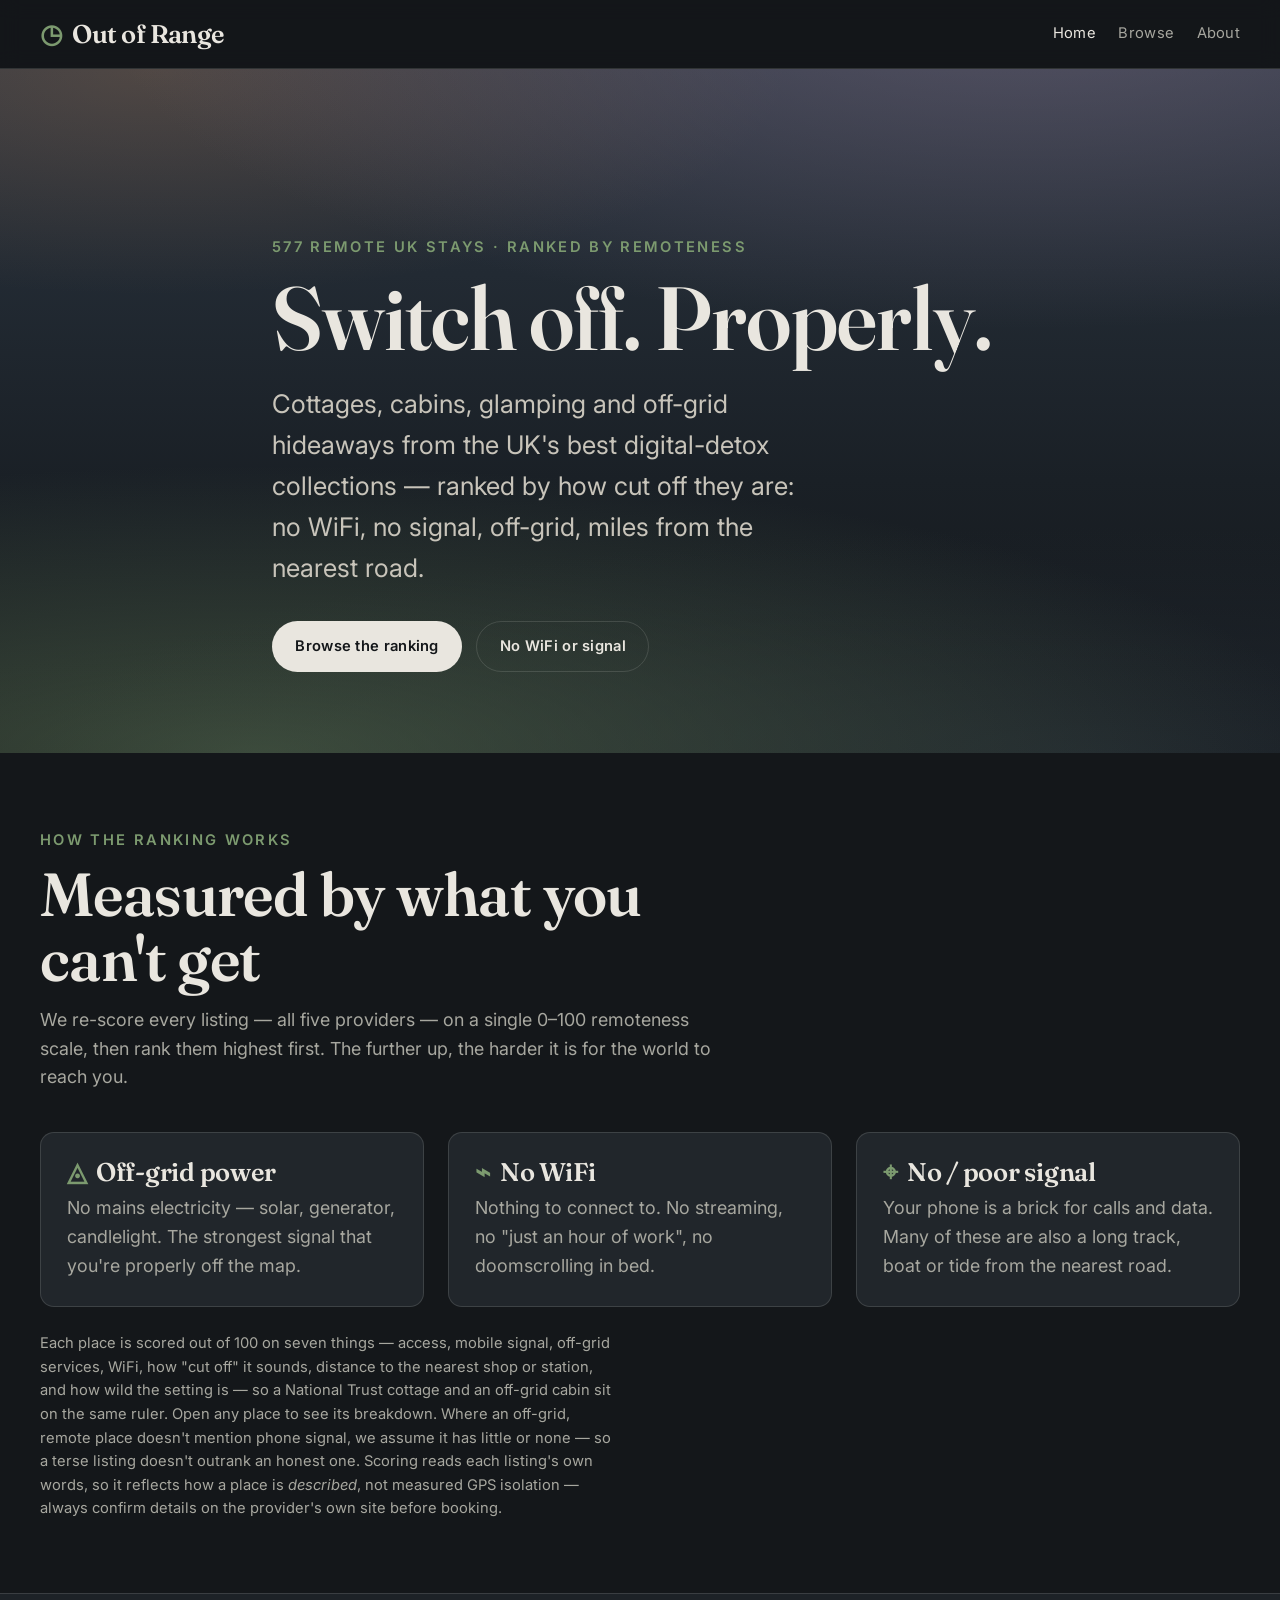
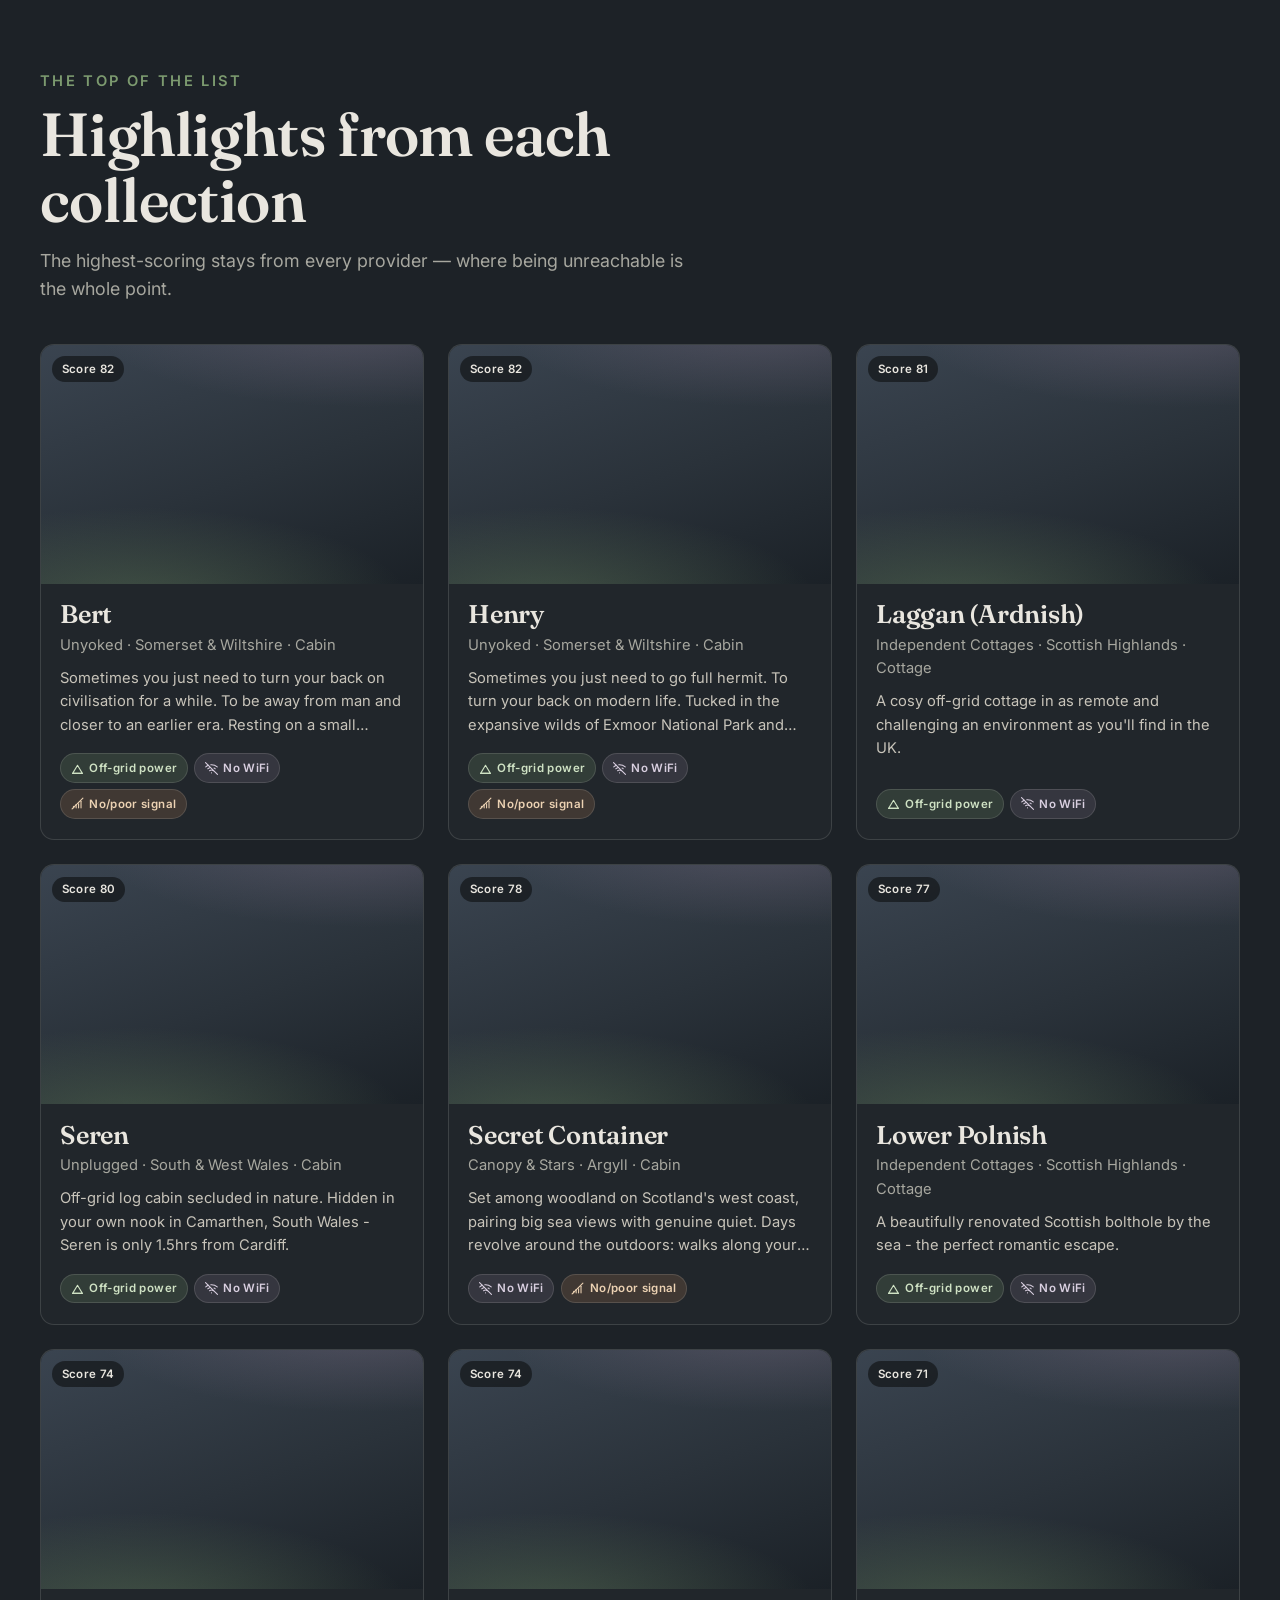
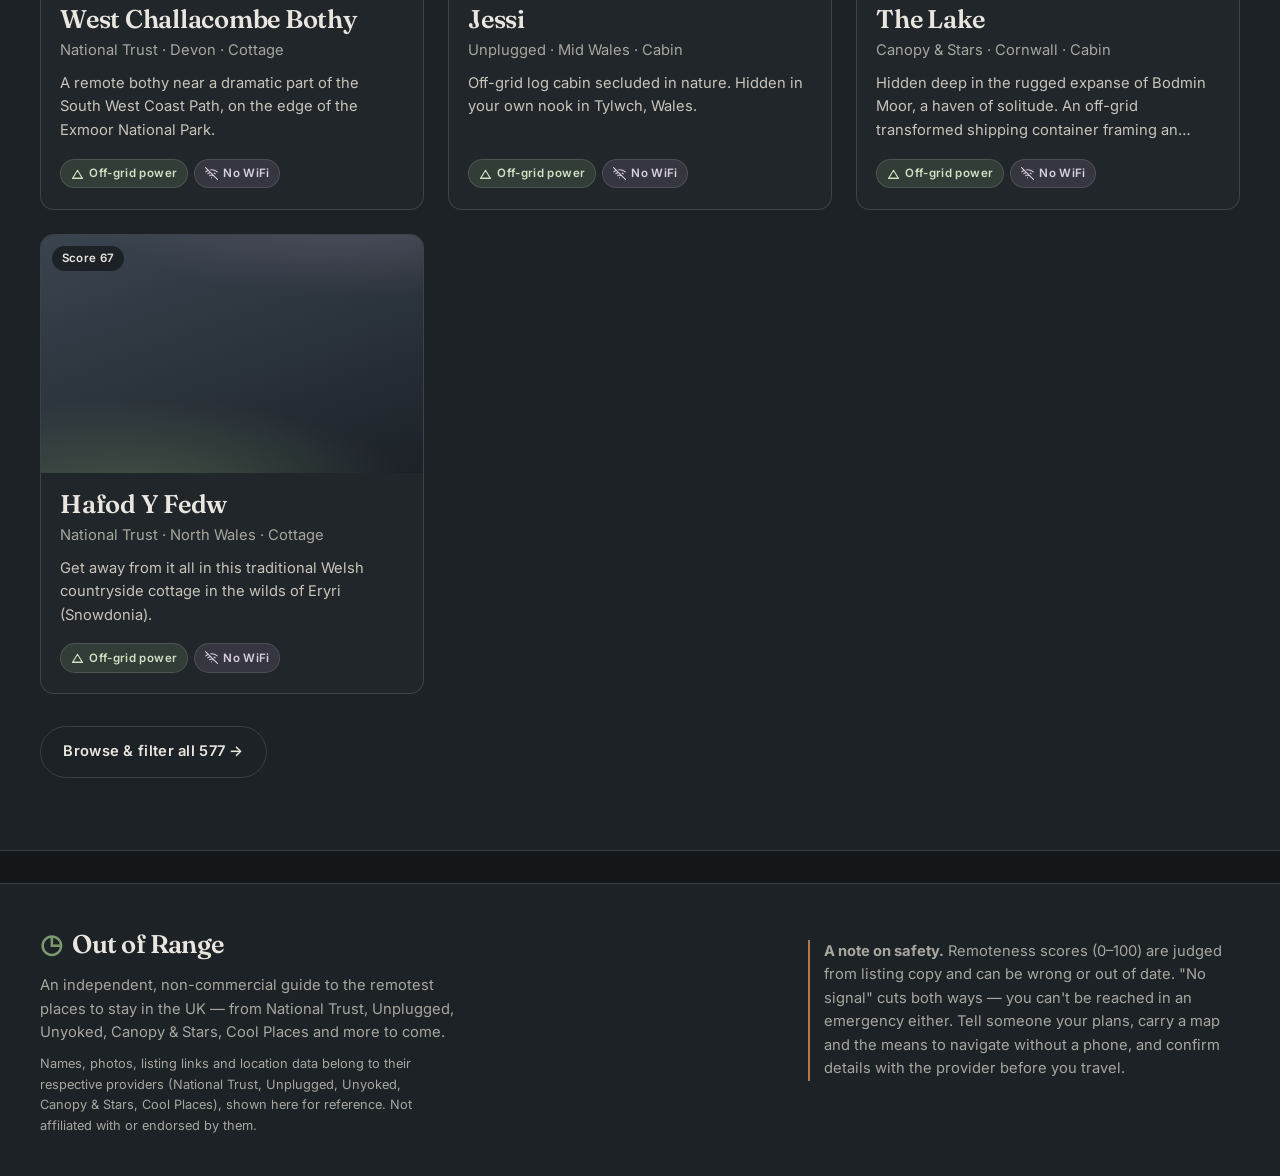
<file: index.html>
<!DOCTYPE html>
<html lang="en-GB">
<head>
  <meta charset="UTF-8">
  <meta name="viewport" content="width=device-width, initial-scale=1.0">
  <title>Out of Range — the remotest UK stays, ranked</title>
  <meta name="description" content="Remote UK cottages, cabins, glamping and campsites from National Trust, Unplugged, Unyoked, Canopy &amp; Stars and Cool Places — ranked by how cut off they are: no WiFi, no mobile signal, off-grid, hard to reach.">
  <link rel="preconnect" href="https://fonts.googleapis.com">
  <link rel="preconnect" href="https://fonts.gstatic.com" crossorigin>
  <link href="https://fonts.googleapis.com/css2?family=Fraunces:opsz,wght@9..144,500;9..144,600&family=Inter:wght@400;500;600&display=swap" rel="stylesheet">
  <link rel="stylesheet" href="css/styles.css?v=2cc89dd8">
</head>
<body>
  <a class="skip-link" href="#main">Skip to content</a>

  <header class="site-header">
    <div class="wrap site-header__inner">
      <a class="brand" href="index.html"><span class="brand__mark">◷</span> Out of Range</a>
      <nav class="nav" aria-label="Primary">
        <a href="index.html" aria-current="page">Home</a>
        <a href="browse.html">Browse</a>
        <a href="#about">About</a>
      </nav>
    </div>
  </header>

  <main id="main">
    <!-- Hero -->
    <section class="hero">
      <div class="hero__scene" aria-hidden="true"></div>
      <div class="hero__ridges" aria-hidden="true"></div>
      <div class="wrap hero__inner">
        <span class="eyebrow">577 remote UK stays · ranked by remoteness</span>
        <h1>Switch off. Properly.</h1>
        <p>Cottages, cabins, glamping and off-grid hideaways from the UK's best digital-detox collections — ranked by how cut off they are: no WiFi, no signal, off-grid, miles from the nearest road.</p>
        <div class="hero__cta">
          <a class="btn btn--primary" href="browse.html">Browse the ranking</a>
          <a class="btn btn--ghost" href="browse.html?connectivity=nowifi,nosignal">No WiFi or signal</a>
        </div>
      </div>
    </section>

    <!-- Concept -->
    <section class="section" id="about">
      <div class="wrap">
        <div class="section__head">
          <span class="eyebrow">How the ranking works</span>
          <h2>Measured by what you can't get</h2>
          <p class="muted">We re-score every listing — all five providers — on a single 0–100 remoteness scale, then rank them highest first. The further up, the harder it is for the world to reach you.</p>
        </div>
        <div class="concept-grid">
          <div class="concept">
            <h3><span class="icon">◬</span> Off-grid power</h3>
            <p class="muted">No mains electricity — solar, generator, candlelight. The strongest signal that you're properly off the map.</p>
          </div>
          <div class="concept">
            <h3><span class="icon">⌁</span> No WiFi</h3>
            <p class="muted">Nothing to connect to. No streaming, no "just an hour of work", no doomscrolling in bed.</p>
          </div>
          <div class="concept">
            <h3><span class="icon">⌖</span> No / poor signal</h3>
            <p class="muted">Your phone is a brick for calls and data. Many of these are also a long track, boat or tide from the nearest road.</p>
          </div>
        </div>
        <p class="muted" style="margin-block-start:1.6rem;max-inline-size:64ch;font-size:var(--step--1)">
          Each place is scored out of 100 on seven things — access, mobile signal, off-grid services, WiFi, how "cut off" it sounds, distance to the nearest shop or station, and how wild the setting is — so a National Trust cottage and an off-grid cabin sit on the same ruler. Open any place to see its breakdown. Where an off-grid, remote place doesn't mention phone signal, we assume it has little or none — so a terse listing doesn't outrank an honest one. Scoring reads each listing's own words, so it reflects how a place is <em>described</em>, not measured GPS isolation — always confirm details on the provider's own site before booking.
        </p>
      </div>
    </section>

    <!-- Featured -->
    <section class="section section--alt">
      <div class="wrap">
        <div class="section__head">
          <span class="eyebrow">The top of the list</span>
          <h2>Highlights from each collection</h2>
          <p class="muted">The highest-scoring stays from every provider — where being unreachable is the whole point.</p>
        </div>
        <div class="card-grid" id="featured-grid"><!-- populated by site.js --></div>
        <p style="margin-block-start:2rem">
          <a class="btn btn--ghost" href="browse.html">Browse &amp; filter all 577 →</a>
        </p>
      </div>
    </section>
  </main>

  <footer class="site-footer">
    <div class="wrap site-footer__inner">
      <div>
        <a class="brand" href="index.html"><span class="brand__mark">◷</span> Out of Range</a>
        <p style="margin-block-start:0.6rem">An independent, non-commercial guide to the remotest places to stay in the UK — from National Trust, Unplugged, Unyoked, Canopy &amp; Stars, Cool Places and more to come.</p>
        <p class="muted" style="font-size:0.8rem;margin-block-start:0.6rem">Names, photos, listing links and location data belong to their respective providers (National Trust, Unplugged, Unyoked, Canopy &amp; Stars, Cool Places), shown here for reference. Not affiliated with or endorsed by them.</p>
      </div>
      <div>
        <p class="safety"><strong>A note on safety.</strong> Remoteness scores (0–100) are judged from listing copy and can be wrong or out of date. "No signal" cuts both ways — you can't be reached in an emergency either. Tell someone your plans, carry a map and the means to navigate without a phone, and confirm details with the provider before you travel.</p>
      </div>
    </div>
  </footer>

  <script src="js/data.js?v=e5286a3f"></script>
  <script src="js/site.js?v=6ce4e78b"></script>
</body>
</html>
</file>
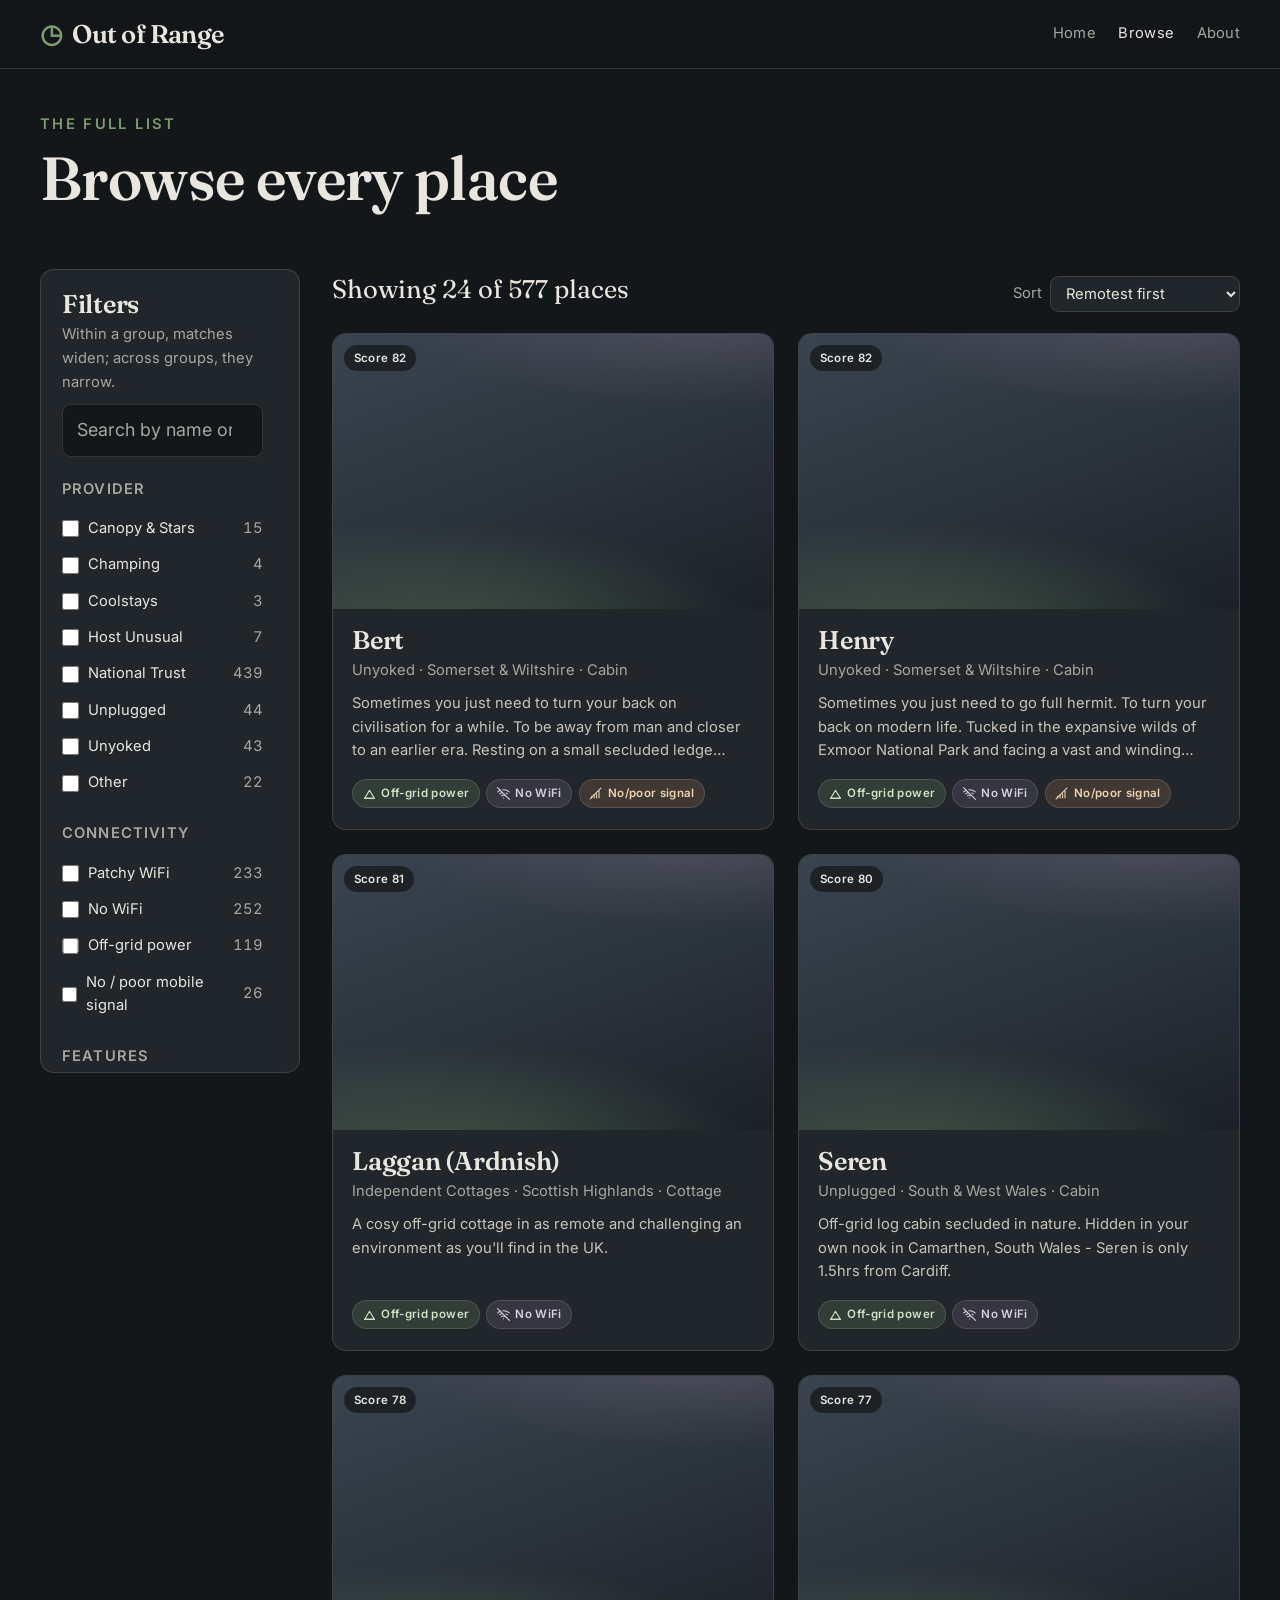
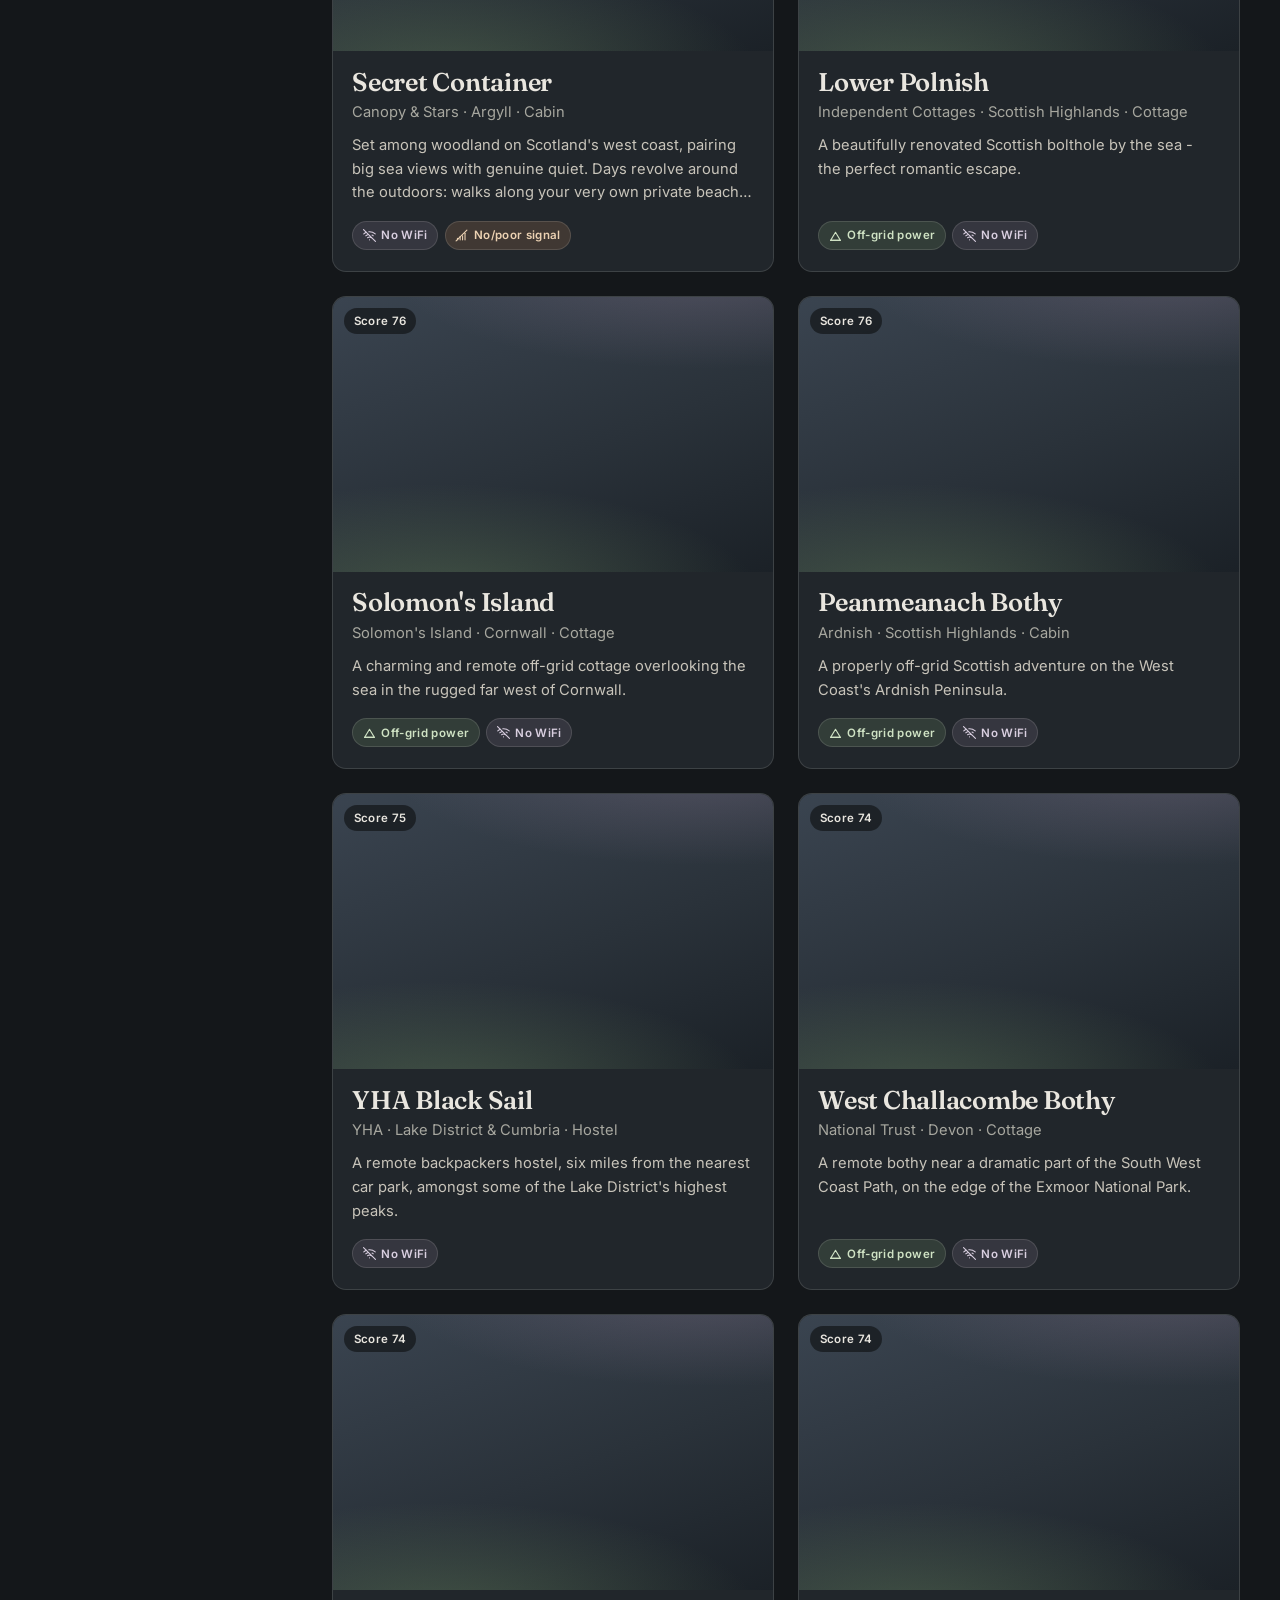
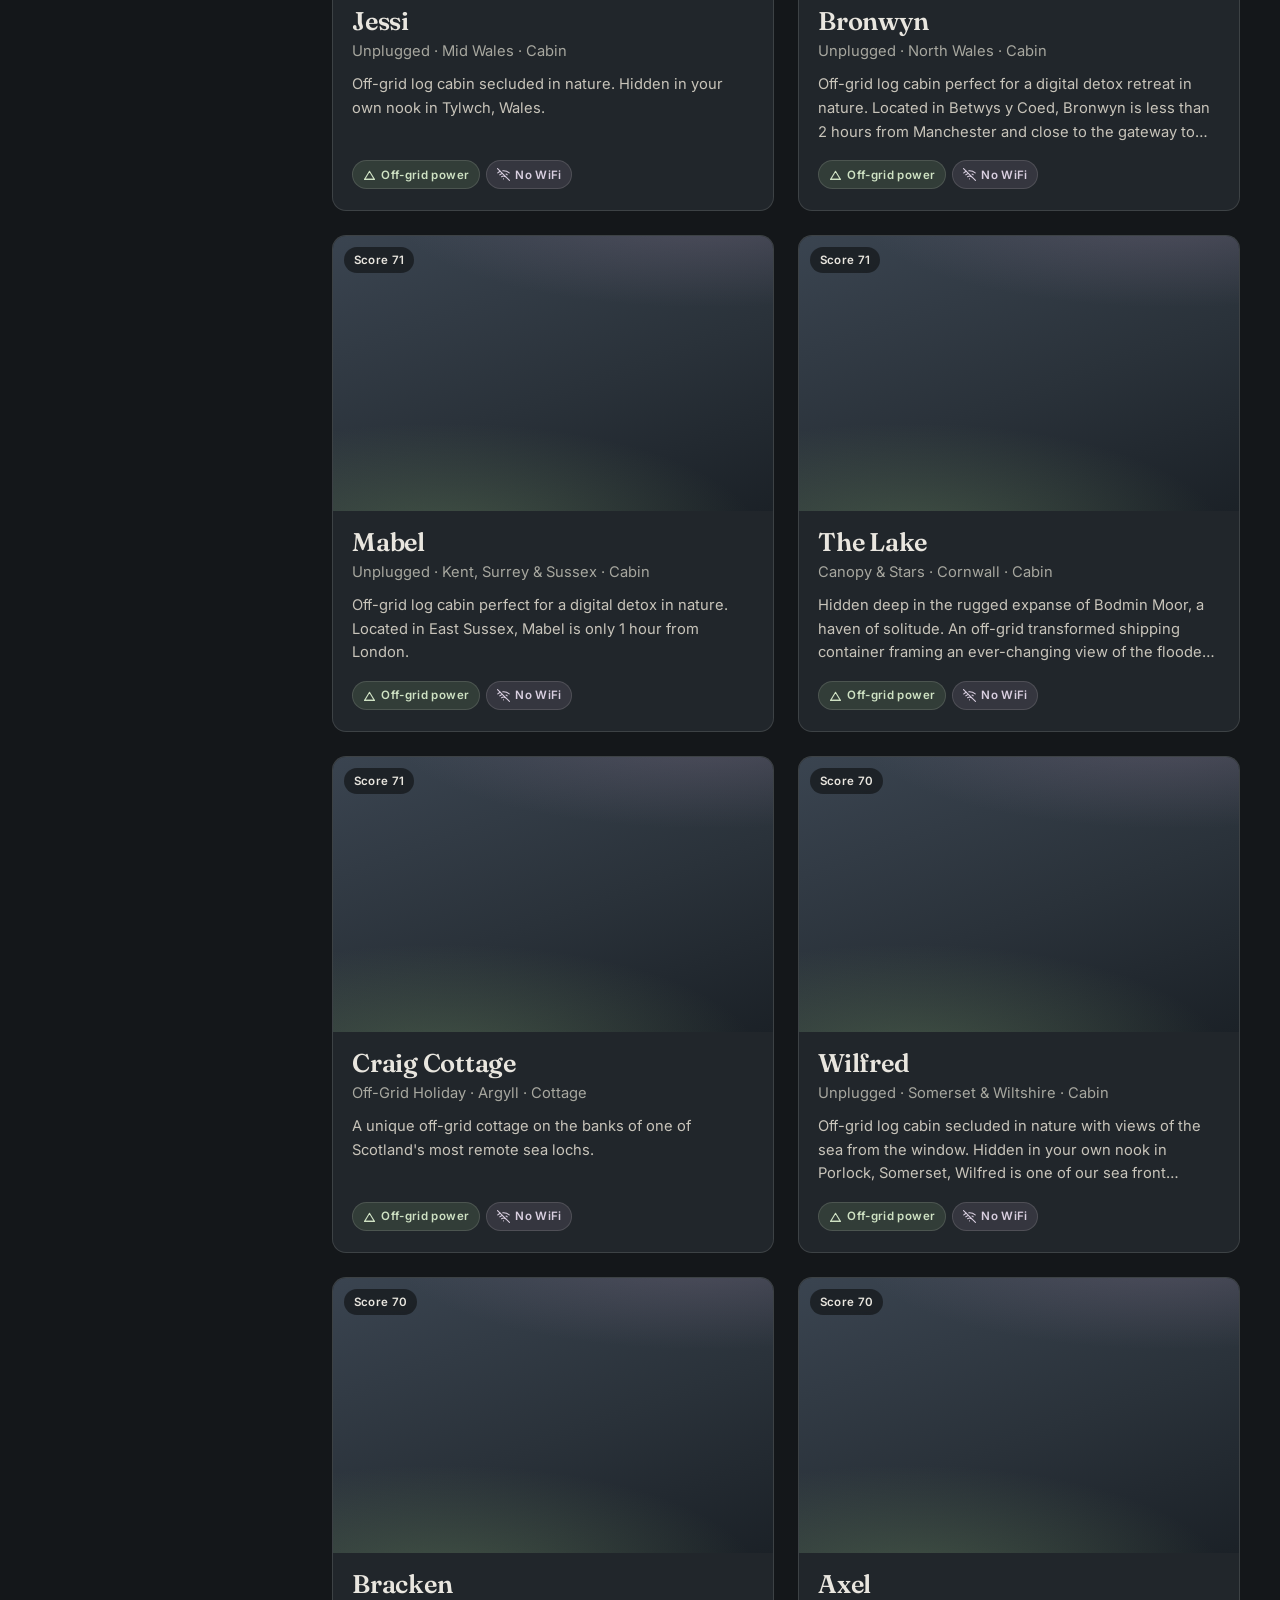
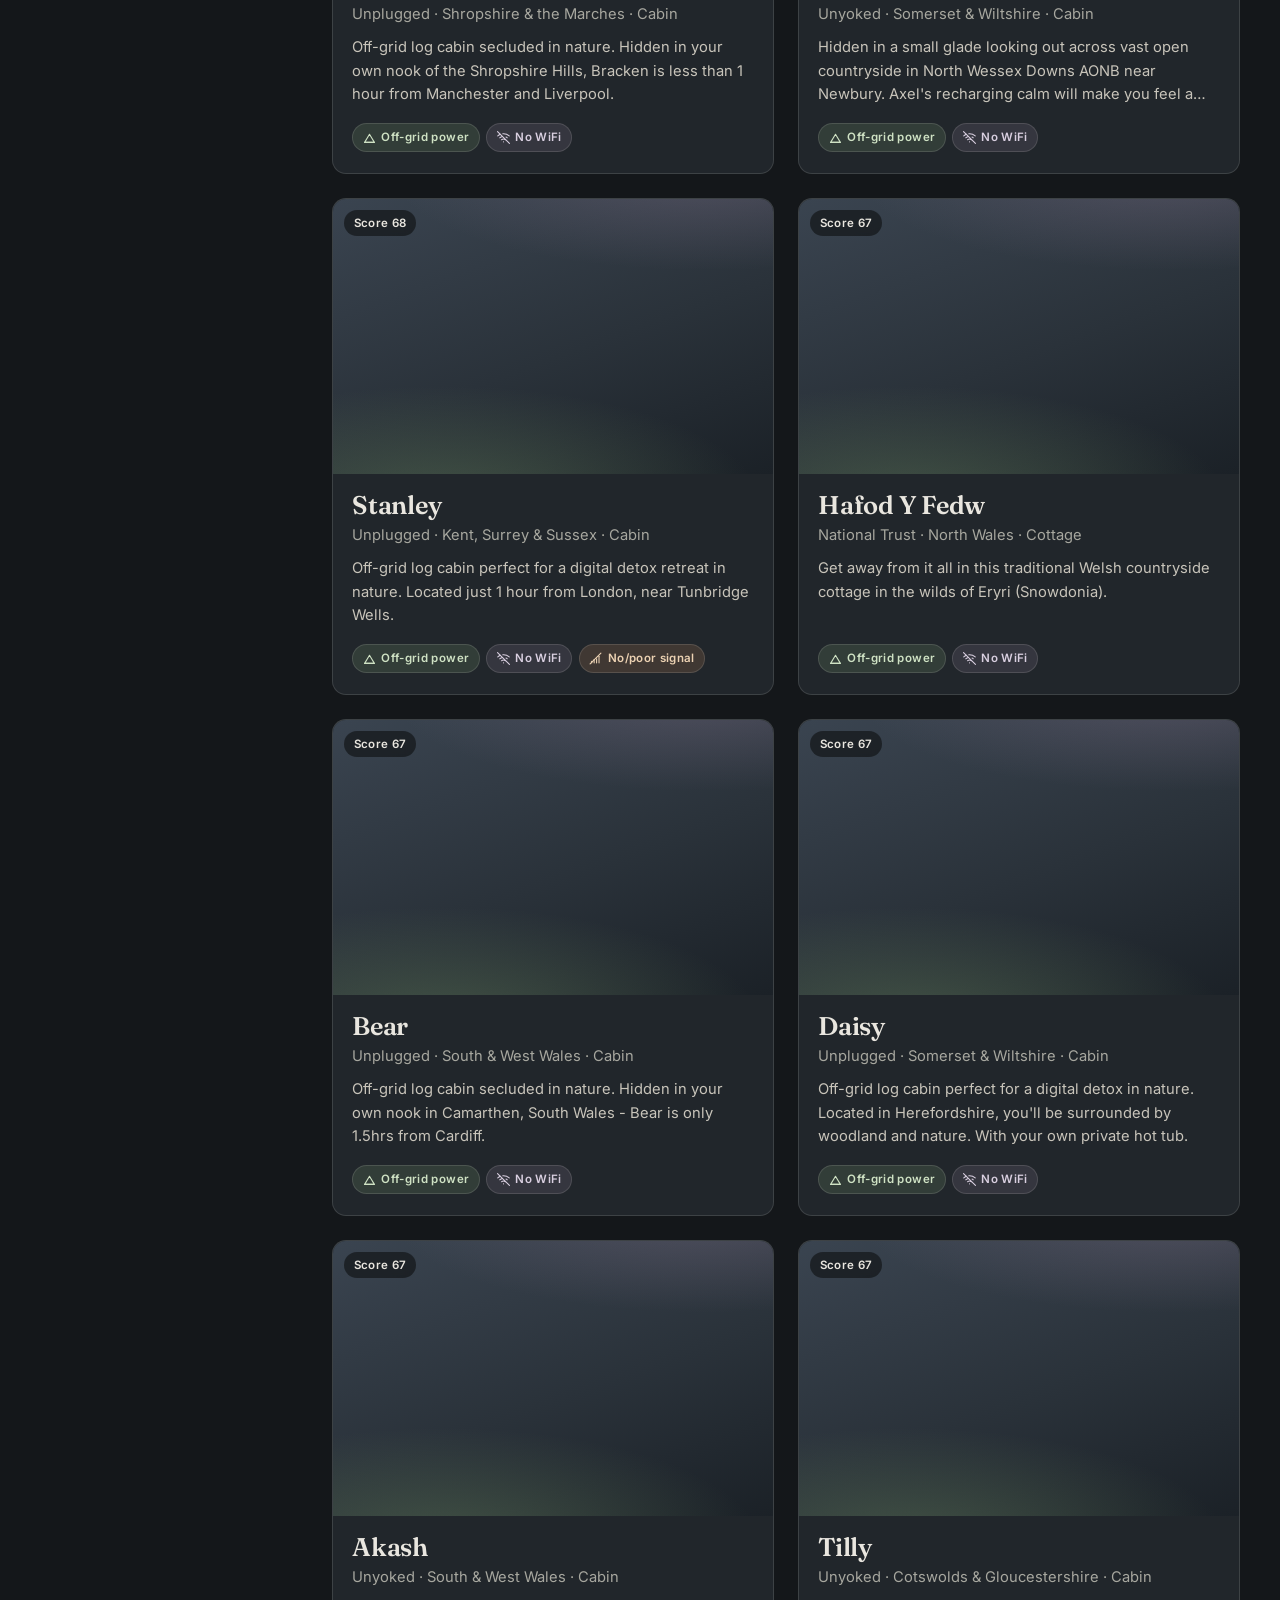
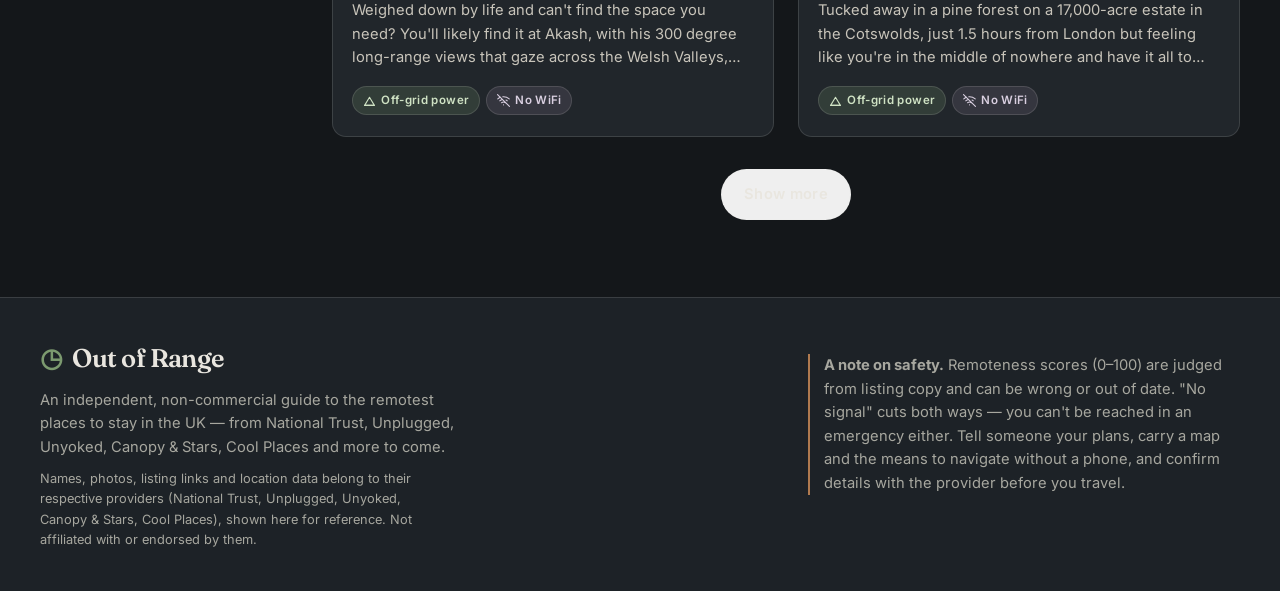
<file: browse.html>
<!DOCTYPE html>
<html lang="en-GB">
<head>
  <meta charset="UTF-8">
  <meta name="viewport" content="width=device-width, initial-scale=1.0">
  <title>Browse remote places — Out of Range</title>
  <meta name="description" content="Filter remote UK places by connectivity (no WiFi, no signal, fully off-grid), nation and type.">
  <link rel="preconnect" href="https://fonts.googleapis.com">
  <link rel="preconnect" href="https://fonts.gstatic.com" crossorigin>
  <link href="https://fonts.googleapis.com/css2?family=Fraunces:opsz,wght@9..144,500;9..144,600&family=Inter:wght@400;500;600&display=swap" rel="stylesheet">
  <link rel="stylesheet" href="css/styles.css?v=2cc89dd8">
</head>
<body>
  <a class="skip-link" href="#main">Skip to content</a>

  <header class="site-header">
    <div class="wrap site-header__inner">
      <a class="brand" href="index.html"><span class="brand__mark">◷</span> Out of Range</a>
      <nav class="nav" aria-label="Primary">
        <a href="index.html">Home</a>
        <a href="browse.html" aria-current="page">Browse</a>
        <a href="index.html#about">About</a>
      </nav>
    </div>
  </header>

  <main id="main">
    <div class="wrap">
      <div class="section__head" style="margin-block:2.5rem 0">
        <span class="eyebrow">The full list</span>
        <h2 style="font-size:var(--step-3)">Browse every place</h2>
      </div>

      <button class="filters-toggle" id="filters-toggle" aria-expanded="false" aria-controls="filters">
        Filters
      </button>

      <div class="browse">
        <!-- Filters -->
        <form class="filters" id="filters" aria-label="Filter places">
          <h2>Filters</h2>
          <p class="muted" style="font-size:var(--step--1)">Within a group, matches widen; across groups, they narrow.</p>

          <div class="search-field">
            <label class="visually-hidden" for="search">Search places</label>
            <input type="search" id="search" placeholder="Search by name or region…" autocomplete="off">
          </div>

          <div id="filter-controls"><!-- populated by site.js --></div>

          <div class="filters__actions">
            <button type="button" class="link-btn" id="clear-filters">Clear all filters</button>
          </div>
        </form>

        <!-- Results -->
        <section aria-label="Results">
          <div class="results__bar">
            <span class="results__count" id="result-count" role="status" aria-live="polite">…</span>
            <label class="sort-field">
              Sort
              <select id="sort">
                <option value="remote">Remotest first</option>
                <option value="connected">Most connected first</option>
                <option value="az">A–Z</option>
              </select>
            </label>
          </div>
          <div id="results"><!-- populated by site.js --></div>
          <div class="more-wrap" id="more-wrap" hidden>
            <button type="button" class="btn btn--ghost" id="show-more">Show more</button>
          </div>
        </section>
      </div>
    </div>
  </main>

  <footer class="site-footer">
    <div class="wrap site-footer__inner">
      <div>
        <a class="brand" href="index.html"><span class="brand__mark">◷</span> Out of Range</a>
        <p style="margin-block-start:0.6rem">An independent, non-commercial guide to the remotest places to stay in the UK — from National Trust, Unplugged, Unyoked, Canopy &amp; Stars, Cool Places and more to come.</p>
        <p class="muted" style="font-size:0.8rem;margin-block-start:0.6rem">Names, photos, listing links and location data belong to their respective providers (National Trust, Unplugged, Unyoked, Canopy &amp; Stars, Cool Places), shown here for reference. Not affiliated with or endorsed by them.</p>
      </div>
      <div>
        <p class="safety"><strong>A note on safety.</strong> Remoteness scores (0–100) are judged from listing copy and can be wrong or out of date. "No signal" cuts both ways — you can't be reached in an emergency either. Tell someone your plans, carry a map and the means to navigate without a phone, and confirm details with the provider before you travel.</p>
      </div>
    </div>
  </footer>

  <script src="js/data.js?v=e5286a3f"></script>
  <script src="js/site.js?v=6ce4e78b"></script>
</body>
</html>
</file>
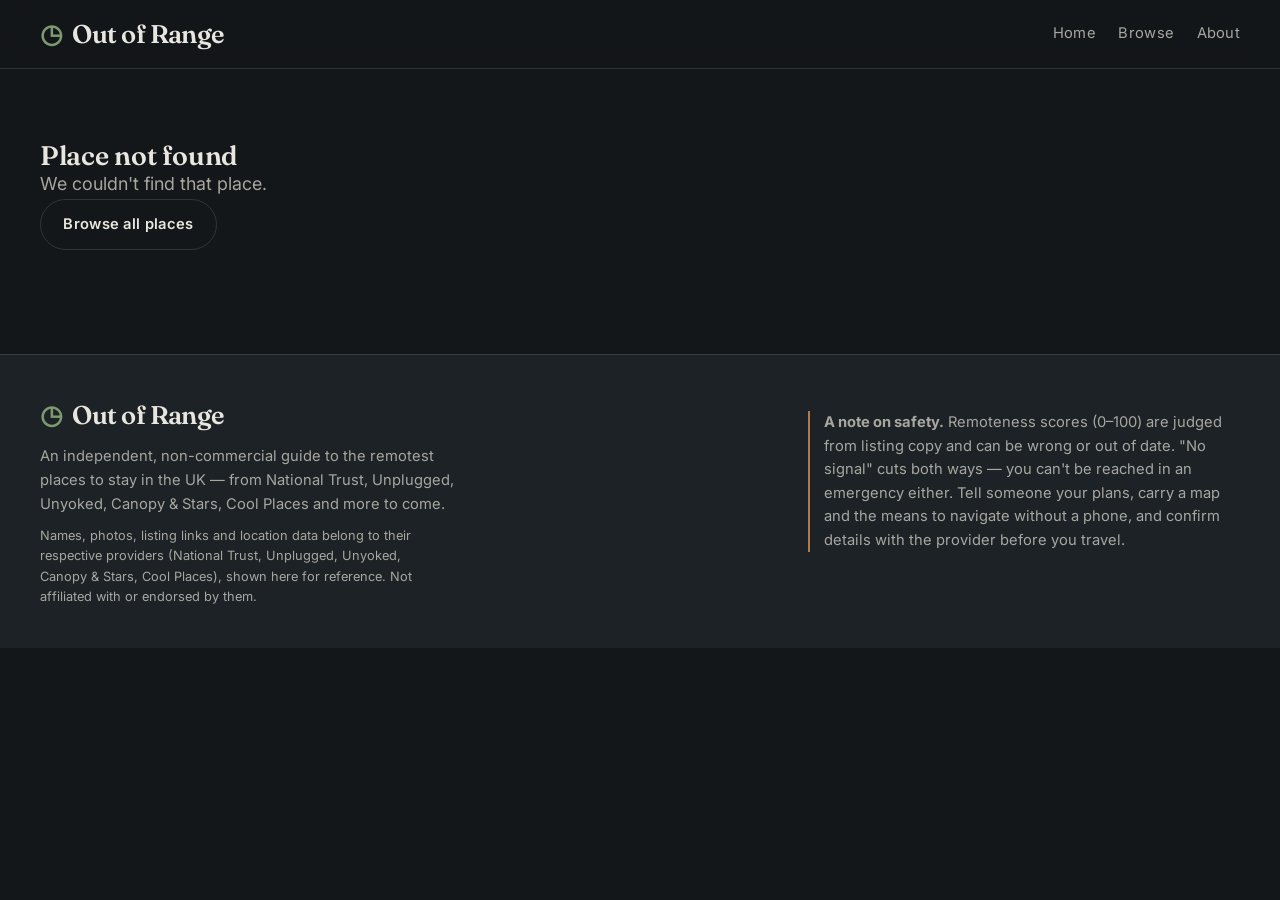
<file: place.html>
<!DOCTYPE html>
<html lang="en-GB">
<head>
  <meta charset="UTF-8">
  <meta name="viewport" content="width=device-width, initial-scale=1.0">
  <title>Place — Out of Range</title>
  <meta name="description" content="A remote, disconnected place in the UK — how to get there and what to expect.">
  <link rel="preconnect" href="https://fonts.googleapis.com">
  <link rel="preconnect" href="https://fonts.gstatic.com" crossorigin>
  <link href="https://fonts.googleapis.com/css2?family=Fraunces:opsz,wght@9..144,500;9..144,600&family=Inter:wght@400;500;600&display=swap" rel="stylesheet">
  <link rel="stylesheet" href="css/styles.css?v=2cc89dd8">
</head>
<body>
  <a class="skip-link" href="#main">Skip to content</a>

  <header class="site-header">
    <div class="wrap site-header__inner">
      <a class="brand" href="index.html"><span class="brand__mark">◷</span> Out of Range</a>
      <nav class="nav" aria-label="Primary">
        <a href="index.html">Home</a>
        <a href="browse.html">Browse</a>
        <a href="index.html#about">About</a>
      </nav>
    </div>
  </header>

  <main id="main">
    <article id="place-detail"><!-- populated by site.js from ?id= --></article>
  </main>

  <footer class="site-footer">
    <div class="wrap site-footer__inner">
      <div>
        <a class="brand" href="index.html"><span class="brand__mark">◷</span> Out of Range</a>
        <p style="margin-block-start:0.6rem">An independent, non-commercial guide to the remotest places to stay in the UK — from National Trust, Unplugged, Unyoked, Canopy &amp; Stars, Cool Places and more to come.</p>
        <p class="muted" style="font-size:0.8rem;margin-block-start:0.6rem">Names, photos, listing links and location data belong to their respective providers (National Trust, Unplugged, Unyoked, Canopy &amp; Stars, Cool Places), shown here for reference. Not affiliated with or endorsed by them.</p>
      </div>
      <div>
        <p class="safety"><strong>A note on safety.</strong> Remoteness scores (0–100) are judged from listing copy and can be wrong or out of date. "No signal" cuts both ways — you can't be reached in an emergency either. Tell someone your plans, carry a map and the means to navigate without a phone, and confirm details with the provider before you travel.</p>
      </div>
    </div>
  </footer>

  <script src="js/data.js?v=e5286a3f"></script>
  <script src="js/site.js?v=6ce4e78b"></script>
</body>
</html>
</file>
<file: css/styles.css>
/* ============================================================
   Out of Range — styles
   Plain CSS, no build. Organised: tokens, reset, layout,
   components, page sections, responsive, motion.
   ============================================================ */

/* ---------- Design tokens ---------- */
:root {
  /* Earthy / atmospheric palette */
  --ink: #14171a;          /* near-black slate */
  --ink-2: #1d2227;
  --fog: #e9e6df;          /* warm off-white */
  --fog-dim: #c8c4ba;
  --stone: #6f7670;        /* muted grey-green */
  --moss: #5b7355;         /* moss green */
  --moss-bright: #7c9a6f;
  --heather: #7d6f86;      /* muted purple */
  --rust: #b07a4f;         /* warm accent */
  --line: rgba(233, 230, 223, 0.14);

  --bg: var(--ink);
  --surface: #21262b;
  --surface-2: #2a3036;
  --text: var(--fog);
  --text-dim: #a7a79f;
  --accent: var(--moss-bright);

  --maxw: 1200px;
  --radius: 14px;
  --radius-sm: 9px;
  --shadow: 0 14px 40px rgba(0, 0, 0, 0.45);

  --serif: "Fraunces", "Iowan Old Style", "Palatino Linotype", Georgia, serif;
  --sans: "Inter", system-ui, -apple-system, "Segoe UI", Roboto, sans-serif;

  --step--1: clamp(0.82rem, 0.78rem + 0.2vw, 0.92rem);
  --step-0: clamp(1rem, 0.96rem + 0.25vw, 1.12rem);
  --step-1: clamp(1.3rem, 1.2rem + 0.6vw, 1.6rem);
  --step-2: clamp(1.7rem, 1.4rem + 1.4vw, 2.4rem);
  --step-3: clamp(2.4rem, 1.9rem + 2.6vw, 3.8rem);
  --step-4: clamp(3rem, 2.2rem + 4.5vw, 5.6rem);
}

/* ---------- Reset ---------- */
*,
*::before,
*::after { box-sizing: border-box; }

* { margin: 0; }

html { -webkit-text-size-adjust: 100%; scroll-behavior: smooth; }

body {
  font-family: var(--sans);
  font-size: var(--step-0);
  line-height: 1.6;
  color: var(--text);
  background: var(--bg);
  -webkit-font-smoothing: antialiased;
  text-rendering: optimizeLegibility;
  min-block-size: 100dvh;
}

img { display: block; max-inline-size: 100%; height: auto; }

a { color: inherit; text-decoration-color: var(--line); text-underline-offset: 3px; }
a:hover { text-decoration-color: var(--accent); }

h1, h2, h3 { font-family: var(--serif); font-weight: 600; line-height: 1.08; letter-spacing: -0.01em; }

button { font: inherit; cursor: pointer; }

:focus-visible {
  outline: 2px solid var(--moss-bright);
  outline-offset: 3px;
  border-radius: 4px;
}

/* ---------- Layout helpers ---------- */
.wrap {
  inline-size: min(100% - 2.5rem, var(--maxw));
  margin-inline: auto;
}

.skip-link {
  position: absolute;
  inset-block-start: -100px;
  inset-inline-start: 1rem;
  background: var(--fog);
  color: var(--ink);
  padding: 0.6rem 1rem;
  border-radius: 0 0 var(--radius-sm) var(--radius-sm);
  z-index: 100;
  transition: inset-block-start 0.2s ease;
}
.skip-link:focus { inset-block-start: 0; }

.eyebrow {
  font-family: var(--sans);
  font-size: var(--step--1);
  font-weight: 600;
  letter-spacing: 0.16em;
  text-transform: uppercase;
  color: var(--accent);
}

.muted { color: var(--text-dim); }

.visually-hidden {
  position: absolute;
  inline-size: 1px;
  block-size: 1px;
  padding: 0;
  margin: -1px;
  overflow: hidden;
  clip: rect(0, 0, 0, 0);
  white-space: nowrap;
  border: 0;
}

/* ---------- Header / nav ---------- */
.site-header {
  position: sticky;
  inset-block-start: 0;
  z-index: 40;
  backdrop-filter: blur(10px);
  background: color-mix(in srgb, var(--ink) 78%, transparent);
  border-block-end: 1px solid var(--line);
}
.site-header__inner {
  display: flex;
  align-items: center;
  justify-content: space-between;
  gap: 1rem;
  padding-block: 0.85rem;
}
.brand {
  display: inline-flex;
  align-items: center;
  gap: 0.6rem;
  font-family: var(--serif);
  font-size: var(--step-1);
  font-weight: 600;
  text-decoration: none;
  letter-spacing: -0.02em;
}
.brand__mark { color: var(--accent); }
.nav {
  display: flex;
  gap: 1.4rem;
  font-size: var(--step--1);
  letter-spacing: 0.02em;
}
.nav a { text-decoration: none; color: var(--text-dim); transition: color 0.15s ease; }
.nav a:hover,
.nav a[aria-current="page"] { color: var(--text); }

/* ---------- Hero ---------- */
.hero {
  position: relative;
  isolation: isolate;
  min-block-size: clamp(420px, 76dvh, 760px);
  display: grid;
  align-items: end;
  overflow: clip;
}
.hero__scene {
  position: absolute;
  inset: 0;
  z-index: -2;
  /* Layered gradients evoking misty ridgelines at dusk. */
  background:
    radial-gradient(120% 80% at 80% -10%, rgba(125, 111, 134, 0.5), transparent 60%),
    radial-gradient(90% 60% at 12% 0%, rgba(176, 122, 79, 0.28), transparent 55%),
    linear-gradient(180deg, #2b3440 0%, #222a33 30%, #1a2026 60%, #14171a 100%);
}
.hero__ridges {
  position: absolute;
  inset: 0;
  z-index: -1;
  background:
    radial-gradient(140% 70% at 20% 100%, rgba(91, 115, 85, 0.55), transparent 60%),
    radial-gradient(150% 60% at 85% 100%, rgba(31, 38, 46, 0.9), transparent 55%),
    radial-gradient(120% 50% at 50% 108%, rgba(20, 23, 26, 0.95), transparent 60%);
}
.hero__inner { padding-block: clamp(3rem, 9vh, 7rem); max-inline-size: 46rem; }
.hero h1 {
  font-size: var(--step-4);
  margin-block: 0.6rem 1.1rem;
}
.hero p { font-size: var(--step-1); color: var(--fog-dim); max-inline-size: 34rem; }
.hero__cta { margin-block-start: 2rem; display: flex; flex-wrap: wrap; gap: 0.9rem; }

/* ---------- Buttons ---------- */
.btn {
  display: inline-flex;
  align-items: center;
  gap: 0.5rem;
  padding: 0.8rem 1.4rem;
  border-radius: 999px;
  border: 1px solid transparent;
  font-size: var(--step--1);
  font-weight: 600;
  letter-spacing: 0.02em;
  text-decoration: none;
  transition: transform 0.15s ease, background 0.15s ease, border-color 0.15s ease;
}
.btn svg { inline-size: 17px; block-size: 17px; flex: none; }
.btn--primary { background: var(--fog); color: var(--ink); }
.btn--primary:hover { transform: translateY(-2px); background: #fff; }
.btn--ghost { border-color: var(--line); color: var(--text); }
.btn--ghost:hover { border-color: var(--accent); transform: translateY(-2px); }

/* ---------- Section scaffolding ---------- */
.section { padding-block: clamp(3.5rem, 8vh, 6rem); }
.section__head { max-inline-size: 42rem; margin-block-end: 2.5rem; }
.section__head h2 { font-size: var(--step-3); margin-block: 0.5rem 0.8rem; }
.section--alt { background: var(--ink-2); border-block: 1px solid var(--line); }

/* ---------- Concept strip ---------- */
.concept-grid {
  display: grid;
  grid-template-columns: repeat(auto-fit, minmax(220px, 1fr));
  gap: 1.5rem;
}
.concept {
  padding: 1.6rem;
  border: 1px solid var(--line);
  border-radius: var(--radius);
  background: var(--surface);
}
.concept h3 { font-size: var(--step-1); margin-block-end: 0.5rem; display: flex; align-items: center; gap: 0.6rem; }
.concept .icon { color: var(--accent); }

/* ---------- Card grid ---------- */
.card-grid {
  display: grid;
  grid-template-columns: repeat(auto-fill, minmax(min(100%, 290px), 1fr));
  gap: 1.5rem;
}

.card {
  position: relative;
  display: flex;
  flex-direction: column;
  background: var(--surface);
  border: 1px solid var(--line);
  border-radius: var(--radius);
  overflow: clip;
  text-decoration: none;
  color: inherit;
  transition: transform 0.18s ease, border-color 0.18s ease, box-shadow 0.18s ease;
}
.card:hover {
  transform: translateY(-4px);
  border-color: color-mix(in srgb, var(--accent) 50%, var(--line));
  box-shadow: var(--shadow);
}
.card__media {
  aspect-ratio: 16 / 10;
  position: relative;
  overflow: clip;
}
.card__media img {
  inline-size: 100%;
  block-size: 100%;
  object-fit: cover;
  transition: transform 0.4s ease;
}
.card:hover .card__media img { transform: scale(1.04); }
.card__rank {
  position: absolute;
  inset-block-start: 0.7rem;
  inset-inline-start: 0.7rem;
  font-size: 0.72rem;
  font-weight: 600;
  letter-spacing: 0.03em;
  background: color-mix(in srgb, var(--ink) 72%, transparent);
  backdrop-filter: blur(4px);
  color: var(--fog);
  padding: 0.22rem 0.6rem;
  border-radius: 999px;
}
.card__body { padding: 1.1rem 1.2rem 1.3rem; display: flex; flex-direction: column; gap: 0.6rem; flex: 1; }
.card__title { font-size: var(--step-1); }
.card__loc { font-size: var(--step--1); color: var(--text-dim); margin-block-start: -0.3rem; }
.card__blurb {
  font-size: var(--step--1);
  color: var(--fog-dim);
  display: -webkit-box;
  -webkit-line-clamp: 3;
  -webkit-box-orient: vertical;
  line-clamp: 3;
  overflow: clip;
}
.card__badges { margin-block-start: auto; padding-block-start: 0.4rem; }

/* ---------- Connectivity badges ---------- */
.badges { display: flex; flex-wrap: wrap; gap: 0.4rem; }
.badge {
  display: inline-flex;
  align-items: center;
  gap: 0.35rem;
  font-size: 0.72rem;
  font-weight: 600;
  letter-spacing: 0.03em;
  padding: 0.28rem 0.6rem;
  border-radius: 999px;
  border: 1px solid var(--line);
  white-space: nowrap;
}
.badge svg { inline-size: 13px; block-size: 13px; }
.badge--nowifi { background: color-mix(in srgb, var(--heather) 22%, var(--surface)); color: #d9cfe0; }
.badge--patchy { background: color-mix(in srgb, var(--heather) 14%, var(--surface)); color: #c9c0d2; }
.badge--nosignal { background: color-mix(in srgb, var(--rust) 22%, var(--surface)); color: #ecd2b3; }
.badge--offgrid { background: color-mix(in srgb, var(--moss) 30%, var(--surface)); color: #cfe2c4; }

/* ---------- Image fallback (when a CDN photo won't load) ---------- */
.media--fallback {
  background:
    radial-gradient(120% 70% at 25% 110%, rgba(91, 115, 85, 0.55), transparent 60%),
    radial-gradient(120% 60% at 85% -10%, rgba(125, 111, 134, 0.4), transparent 60%),
    linear-gradient(160deg, #3a4450 0%, #2a323a 55%, #1b2127 100%);
}

/* ---------- Browse layout ---------- */
.browse {
  display: grid;
  grid-template-columns: 1fr;
  gap: 2rem;
  padding-block: clamp(2rem, 5vh, 3.5rem);
}
@media (min-width: 920px) {
  .browse { grid-template-columns: 260px 1fr; align-items: start; }
}

.filters {
  border: 1px solid var(--line);
  border-radius: var(--radius);
  background: var(--surface);
  padding: 1.3rem;
}
@media (min-width: 920px) {
  .filters {
    position: sticky;
    inset-block-start: 5rem;
    max-block-size: calc(100vh - 6rem);
    overflow-y: auto;
    overscroll-behavior: contain;
    scrollbar-gutter: stable;
  }
}
.filters h2 { font-size: var(--step-1); margin-block-end: 0.3rem; }
.filter-group { border: 0; padding: 0; margin-block-start: 1.3rem; }
.filter-group legend {
  font-size: var(--step--1);
  font-weight: 600;
  letter-spacing: 0.08em;
  text-transform: uppercase;
  color: var(--text-dim);
  margin-block-end: 0.6rem;
  padding: 0;
}
.filter-subhead {
  font-size: 0.7rem;
  font-weight: 600;
  letter-spacing: 0.06em;
  text-transform: uppercase;
  color: var(--accent);
  margin-block: 0.9rem 0.2rem;
}
.filter-subhead:first-of-type { margin-block-start: 0.2rem; }
.check {
  display: flex;
  align-items: center;
  gap: 0.6rem;
  padding: 0.4rem 0;
  font-size: var(--step--1);
  cursor: pointer;
}
.check input { inline-size: 1.05rem; block-size: 1.05rem; accent-color: var(--moss-bright); cursor: pointer; }
.check .count { margin-inline-start: auto; color: var(--text-dim); font-variant-numeric: tabular-nums; }

.search-field { position: relative; margin-block-start: 0.6rem; }
.search-field input {
  inline-size: 100%;
  padding: 0.7rem 0.9rem;
  border-radius: var(--radius-sm);
  border: 1px solid var(--line);
  background: var(--ink);
  color: var(--text);
  font: inherit;
}
.search-field input::placeholder { color: var(--text-dim); }

.filters__actions { margin-block-start: 1.4rem; }
.link-btn {
  background: none;
  border: 0;
  color: var(--accent);
  font-size: var(--step--1);
  font-weight: 600;
  padding: 0;
  text-decoration: underline;
  text-underline-offset: 3px;
}

.results__bar {
  display: flex;
  align-items: baseline;
  justify-content: space-between;
  gap: 1rem;
  margin-block-end: 1.3rem;
  flex-wrap: wrap;
}
.results__count { font-family: var(--serif); font-size: var(--step-1); }
.sort-field { display: flex; align-items: center; gap: 0.5rem; font-size: var(--step--1); color: var(--text-dim); }
.sort-field select {
  font: inherit;
  font-size: var(--step--1);
  color: var(--text);
  background: var(--surface);
  border: 1px solid var(--line);
  border-radius: var(--radius-sm);
  padding: 0.45rem 0.7rem;
}
.more-wrap { margin-block-start: 2rem; display: grid; place-items: center; }
.more-wrap[hidden] { display: none; }
.empty {
  border: 1px dashed var(--line);
  border-radius: var(--radius);
  padding: 3rem 1.5rem;
  text-align: center;
  color: var(--text-dim);
}

/* mobile filter toggle */
.filters-toggle { display: none; }
@media (max-width: 919px) {
  .filters-toggle {
    display: inline-flex;
    align-items: center;
    gap: 0.5rem;
    margin-block-end: 1rem;
    padding: 0.7rem 1.1rem;
    border-radius: 999px;
    border: 1px solid var(--line);
    background: var(--surface);
    color: var(--text);
  }
  .filters { display: none; }
  .filters[data-open="true"] { display: block; }
}

/* ---------- Place detail ---------- */
.place-hero {
  position: relative;
  isolation: isolate;
  min-block-size: clamp(340px, 56dvh, 560px);
  display: grid;
  align-items: end;
  overflow: clip;
}
.place-hero__bg { position: absolute; inset: 0; z-index: -2; }
.place-hero__bg img { inline-size: 100%; block-size: 100%; object-fit: cover; }
.place-hero::after {
  content: "";
  position: absolute;
  inset: 0;
  z-index: -1;
  background: linear-gradient(180deg, rgba(20,23,26,0.15) 0%, rgba(20,23,26,0.55) 55%, rgba(20,23,26,0.95) 100%);
}
.place-hero__inner { padding-block: clamp(2rem, 6vh, 4rem); }
.place-hero h1 { font-size: var(--step-3); margin-block: 0.6rem 0.8rem; max-inline-size: 18ch; }
.place-hero__meta { display: flex; flex-wrap: wrap; gap: 0.5rem 1.2rem; color: var(--fog-dim); font-size: var(--step--1); }

.place-body {
  display: grid;
  grid-template-columns: 1fr;
  gap: 2.5rem;
  padding-block: clamp(2.5rem, 6vh, 4rem);
}
@media (min-width: 860px) {
  .place-body { grid-template-columns: 1fr 300px; align-items: start; }
}
.prose p { margin-block-end: 1rem; max-inline-size: 60ch; }
.prose p:first-of-type { font-size: var(--step-1); color: var(--fog); font-family: var(--serif); line-height: 1.4; }

.block-h { font-size: var(--step-1); margin-block: 2rem 0.9rem; }

.chips { display: flex; flex-wrap: wrap; gap: 0.5rem; }
.chip {
  font-size: var(--step--1);
  padding: 0.35rem 0.75rem;
  border-radius: 999px;
  border: 1px solid var(--line);
  background: var(--surface);
  color: var(--fog-dim);
}

.quotes { list-style: none; padding: 0; display: flex; flex-direction: column; gap: 0.9rem; max-inline-size: 62ch; }
.quotes li {
  padding: 0.7rem 0 0.7rem 1.1rem;
  border-inline-start: 2px solid color-mix(in srgb, var(--accent) 60%, var(--line));
  color: var(--fog-dim);
  font-style: italic;
}

.score-total { font-family: var(--sans); font-size: var(--step-1); color: var(--accent); margin-inline-start: 0.4rem; }
.score-total small { color: var(--text-dim); font-weight: 400; }
.score-why { max-inline-size: 60ch; margin-block: -0.3rem 1rem; font-style: italic; }
.scorebars { display: grid; gap: 0.55rem; max-inline-size: 30rem; }
.bar { display: grid; grid-template-columns: 7.5rem 1fr 3rem; align-items: center; gap: 0.7rem; font-size: var(--step--1); }
.bar__label { color: var(--fog-dim); }
.bar__track { block-size: 8px; border-radius: 999px; background: color-mix(in srgb, var(--fog) 10%, transparent); overflow: clip; }
.bar__fill { display: block; block-size: 100%; border-radius: 999px; background: linear-gradient(90deg, var(--moss), var(--moss-bright)); }
.bar__val { text-align: end; color: var(--fog-dim); font-variant-numeric: tabular-nums; }
.bar__val small { color: var(--text-dim); }

.caveat {
  margin-block-start: 1.5rem;
  padding: 0.9rem 1.1rem;
  border-radius: var(--radius-sm);
  background: color-mix(in srgb, var(--rust) 12%, var(--surface));
  border: 1px solid var(--line);
  font-size: var(--step--1);
  max-inline-size: 62ch;
}

.gallery {
  margin-block-start: 2rem;
  display: grid;
  grid-template-columns: repeat(auto-fit, minmax(180px, 1fr));
  gap: 0.8rem;
}
.gallery__item { aspect-ratio: 4 / 3; border-radius: var(--radius-sm); overflow: clip; }
.gallery__item img { inline-size: 100%; block-size: 100%; object-fit: cover; }

.factbox__actions { margin-block-start: 1.4rem; display: flex; flex-direction: column; gap: 0.7rem; }
.factbox__actions .btn { justify-content: center; }

.factbox {
  border: 1px solid var(--line);
  border-radius: var(--radius);
  background: var(--surface);
  padding: 1.4rem;
}
@media (min-width: 860px) { .factbox { position: sticky; inset-block-start: 5rem; } }
.factbox h2 { font-size: var(--step-1); margin-block-end: 1rem; }
.fact { padding-block: 0.7rem; border-block-start: 1px solid var(--line); }
.fact:first-of-type { border-block-start: 0; padding-block-start: 0; }
.fact dt { font-size: 0.72rem; letter-spacing: 0.08em; text-transform: uppercase; color: var(--text-dim); }
.fact dd { margin-block-start: 0.15rem; }
.connectivity-note {
  margin-block-start: 1.2rem;
  padding: 0.9rem 1rem;
  border-radius: var(--radius-sm);
  background: var(--ink);
  border: 1px solid var(--line);
  font-size: var(--step--1);
  color: var(--fog-dim);
}
.back-link { display: inline-flex; align-items: center; gap: 0.4rem; margin-block-end: 1.5rem; font-size: var(--step--1); color: var(--text-dim); text-decoration: none; white-space: nowrap; }
.back-link svg { inline-size: 16px; block-size: 16px; flex: none; }
.back-link:hover { color: var(--text); }

/* ---------- Footer ---------- */
.site-footer {
  border-block-start: 1px solid var(--line);
  background: var(--ink-2);
  padding-block: 2.5rem;
  margin-block-start: 2rem;
}
.site-footer__inner { display: flex; flex-wrap: wrap; gap: 1.5rem 3rem; justify-content: space-between; }
.site-footer p { font-size: var(--step--1); color: var(--text-dim); max-inline-size: 48ch; }
.safety {
  margin-block-start: 1rem;
  font-size: 0.8rem;
  color: var(--text-dim);
  border-inline-start: 2px solid var(--rust);
  padding-inline-start: 0.9rem;
}

/* ---------- Motion ---------- */
@media (prefers-reduced-motion: reduce) {
  html { scroll-behavior: auto; }
  *, *::before, *::after {
    animation-duration: 0.001ms !important;
    transition-duration: 0.001ms !important;
  }
}
</file>
